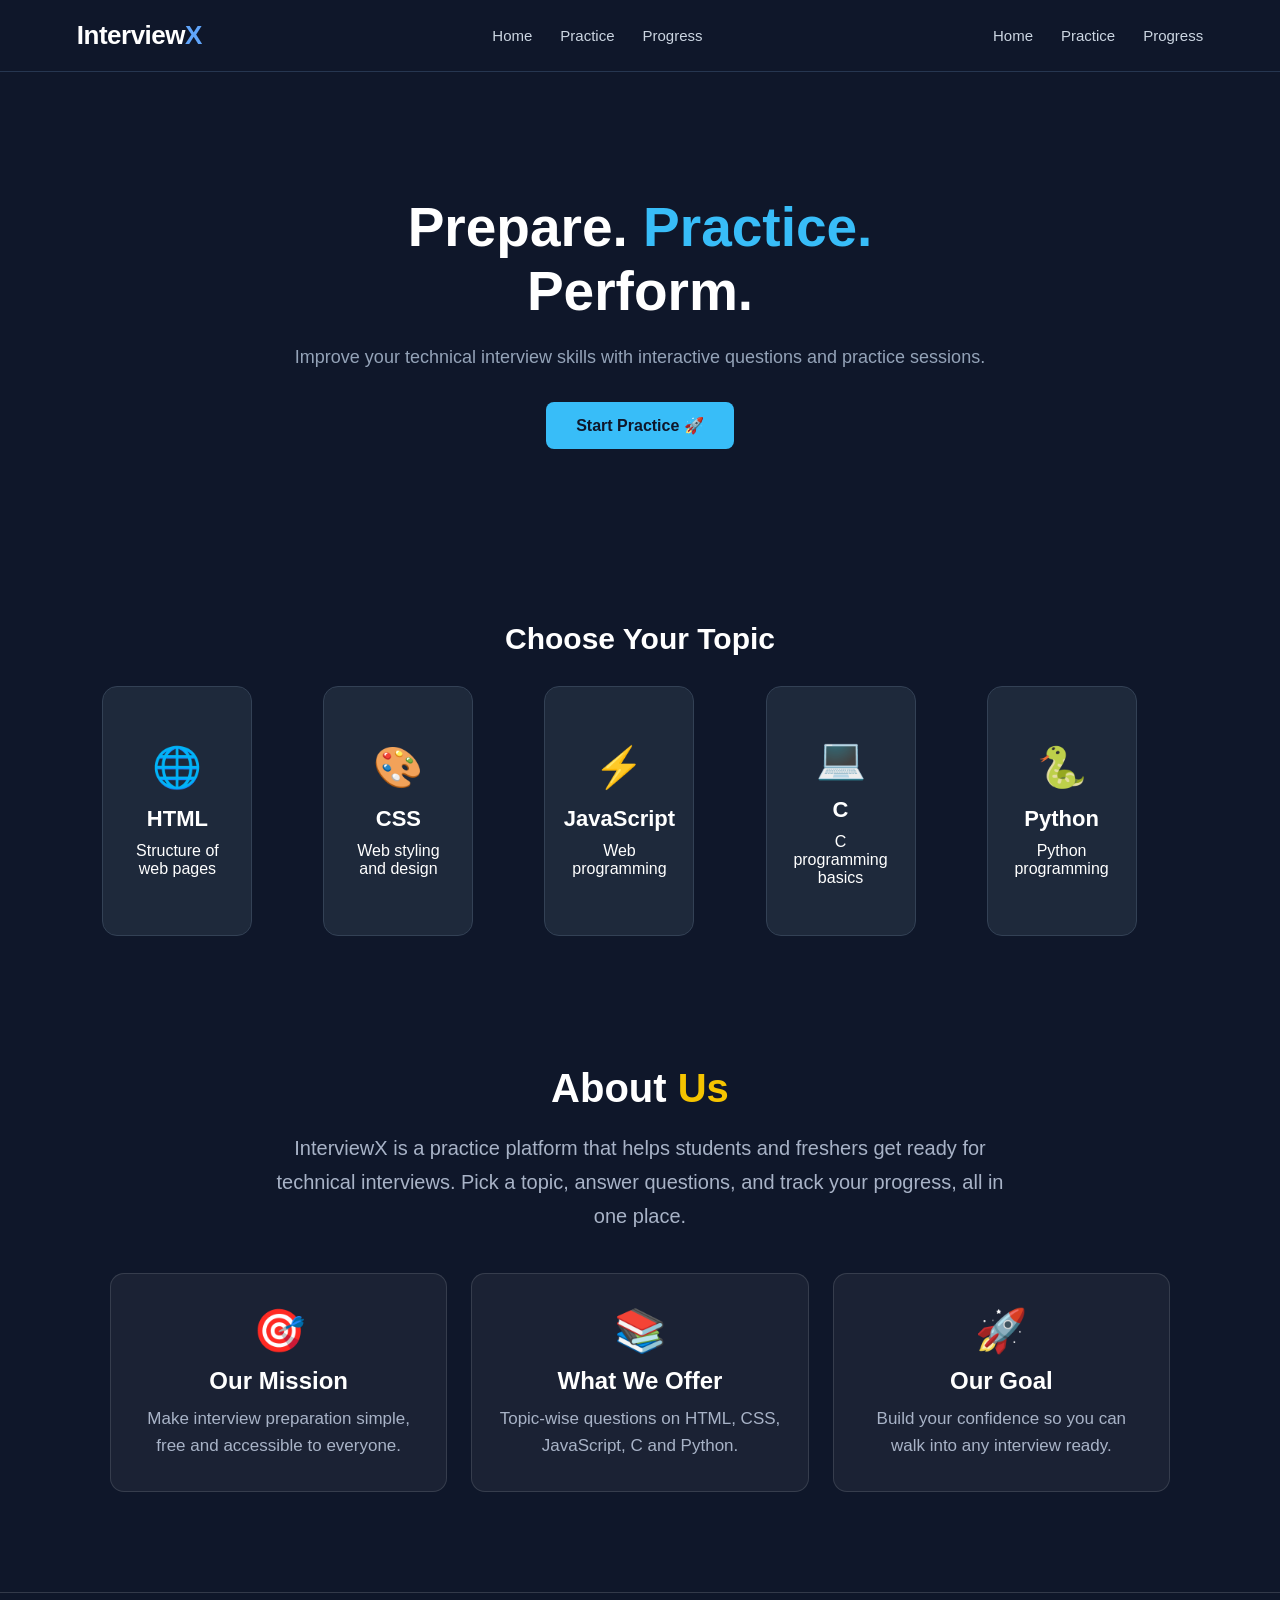
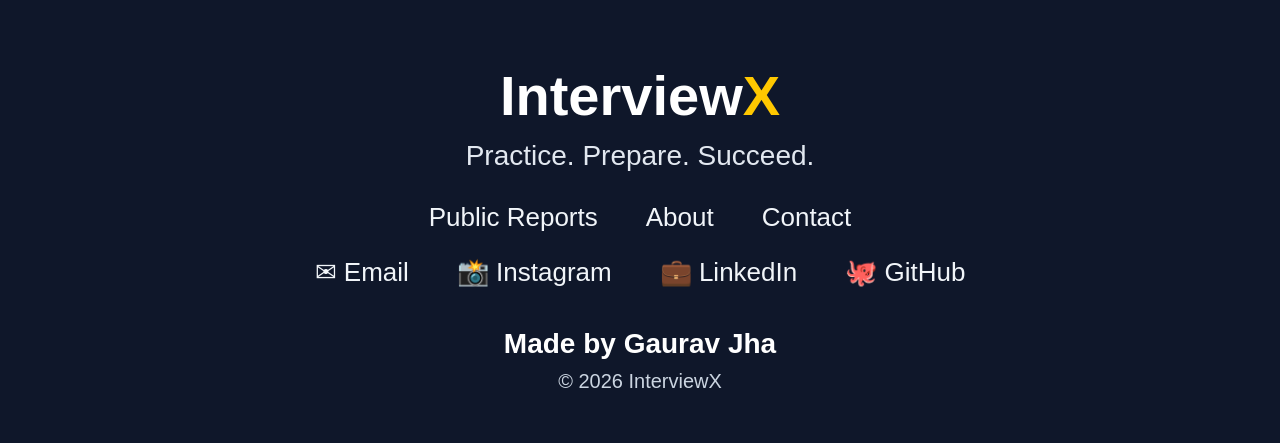
<file: index.html>
<!DOCTYPE html>
<html lang="en">
<head>
    <meta charset="UTF-8">
    <meta name="viewport" content="width=device-width, initial-scale=1.0">
    <title>InterviewX</title>

    <link rel="stylesheet" href="style.css">
</head>

<body>

    <nav class="navbar">
        <div class="logo">Interview<span>X</span></div>

        <div class="nav-links">
            <a href="#">Home</a>
            <a href="#">Practice</a>
            <a href="#">Progress</a>
        </div>
        
<div class="nav-links">
    <a href="index.html">Home</a>
    <a href="categories.html">Practice</a>
    <a href="progress.html">Progress</a>
</div>

    </nav>


    <main class="hero">

        <div class="hero-content">

            <h1>Prepare. <span>Practice.</span> Perform.</h1>

            <p>
                Improve your technical interview skills with
                interactive questions and practice sessions.
            </p>

            <button id="startBtn">Start Practice 🚀</button>

        </div>

    </main>


    <section class="categories">

    <h2>Choose Your Topic</h2>

    <div class="category-container">

        <div class="category-card"
                 data-category="HTML">

                <div class="category-icon">🌐</div>

                <h3>HTML</h3>

                <p>Structure of web pages</p>

            </div>


            <div class="category-card"
                 data-category="CSS">

                <div class="category-icon">🎨</div>

                <h3>CSS</h3>

                <p>Web styling and design</p>

            </div>


            <div class="category-card"
                 data-category="JavaScript">

                <div class="category-icon">⚡</div>

                <h3>JavaScript</h3>

                <p>Web programming</p>

            </div>


            <div class="category-card"
                 data-category="C">

                <div class="category-icon">💻</div>

                <h3>C</h3>

                <p>C programming basics</p>

            </div>


            <div class="category-card"
                 data-category="Python">

                <div class="category-icon">🐍</div>

                <h3>Python</h3>

                <p>Python programming</p>

            </div>

    </div>

</section>


    <script src="script.js"></script>
</section>

<section class="about" id="about">
    <h2>About <span>Us</span></h2>

    <p class="about-text">
        InterviewX is a practice platform that helps students and freshers
        get ready for technical interviews. Pick a topic, answer questions,
        and track your progress, all in one place.
    </p>

    <div class="about-cards">
        <div class="about-card">
            <div class="about-icon">🎯</div>
            <h3>Our Mission</h3>
            <p>Make interview preparation simple, free and accessible to everyone.</p>
        </div>

        <div class="about-card">
            <div class="about-icon">📚</div>
            <h3>What We Offer</h3>
            <p>Topic-wise questions on HTML, CSS, JavaScript, C and Python.</p>
        </div>

        <div class="about-card">
            <div class="about-icon">🚀</div>
            <h3>Our Goal</h3>
            <p>Build your confidence so you can walk into any interview ready.</p>
        </div>
    </div>
</section>

<footer class="footer">

    <div class="footer-brand">
        <h3>Interview<span>X</span></h3>
        <p>Practice. Prepare. Succeed.</p>
    </div>

    <div class="footer-links">
        <a href="#">Public Reports</a>
        <a href="#">About</a>
        <a href="#">Contact</a>
    </div>

    <div class="footer-social">
        <a href="mailto:gauravkrishnajha2007@gmail.com">✉ Email</a>
        <a href="#">📸 Instagram</a>
        <a href="#">💼 LinkedIn</a>
        <a href="#">🐙 GitHub</a>
    </div>

    <p class="footer-made">Made by Gaurav Jha</p>
    <p class="footer-copy">© 2026 InterviewX</p>

</footer>

<script src="script.js"></script>

</body>
</html>
</file>
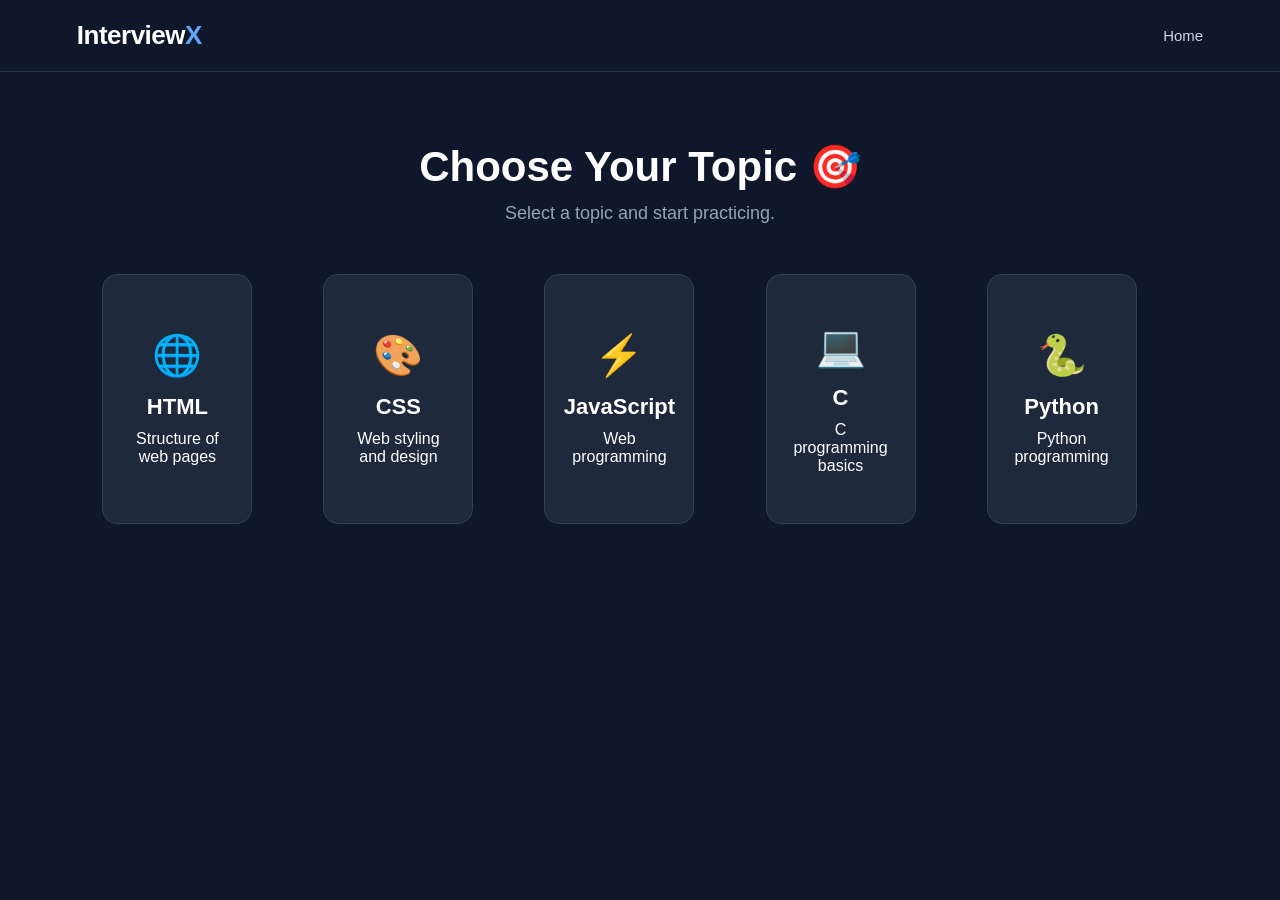
<file: categories.html>
<!DOCTYPE html>
<html lang="en">

<head>
    <meta charset="UTF-8">

    <meta name="viewport"
          content="width=device-width, initial-scale=1.0">

    <title>InterviewX - Choose Topic</title>

    <link rel="stylesheet" href="style.css">
</head>

<body>

    <nav class="navbar">

        <div class="logo">
            Interview<span>X</span>
        </div>

        <div class="nav-links">
            <a href="index.html">Home</a>
        </div>

    </nav>


    <main class="category-page">

        <div class="category-heading">

            <h1>Choose Your Topic 🎯</h1>

            <p>
                Select a topic and start practicing.
            </p>

        </div>


        <div class="category-container">

            <div class="category-card"
                 data-category="HTML">

                <div class="category-icon">🌐</div>

                <h3>HTML</h3>

                <p>Structure of web pages</p>

            </div>


            <div class="category-card"
                 data-category="CSS">

                <div class="category-icon">🎨</div>

                <h3>CSS</h3>

                <p>Web styling and design</p>

            </div>


            <div class="category-card"
                 data-category="JavaScript">

                <div class="category-icon">⚡</div>

                <h3>JavaScript</h3>

                <p>Web programming</p>

            </div>


            <div class="category-card"
                 data-category="C">

                <div class="category-icon">💻</div>

                <h3>C</h3>

                <p>C programming basics</p>

            </div>


            <div class="category-card"
                 data-category="Python">

                <div class="category-icon">🐍</div>

                <h3>Python</h3>

                <p>Python programming</p>

            </div>

        </div>

    </main>


    <script src="questions.js"></script>
    <script src="script.js"></script>

</body>

</html>
</file>
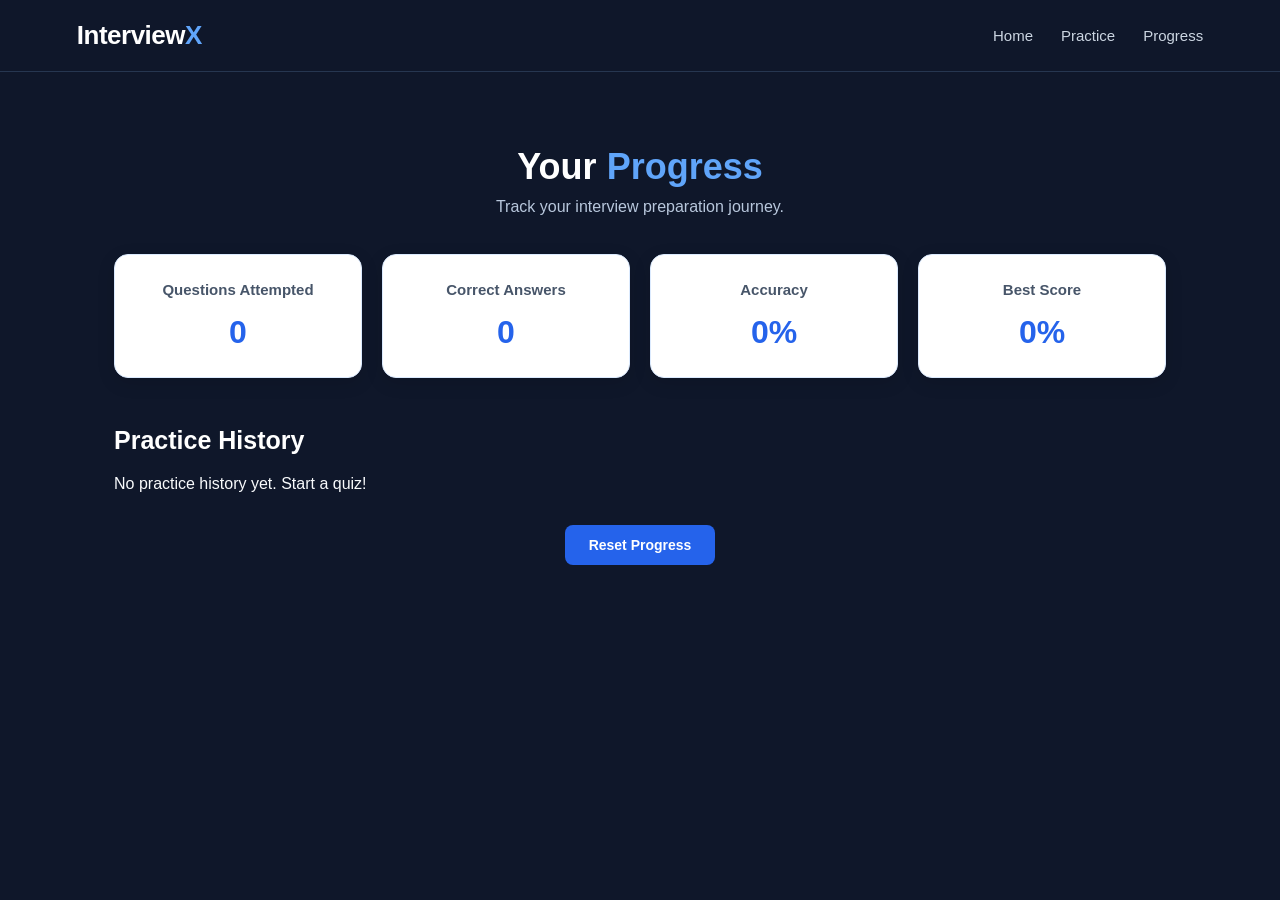
<file: progress.html>
<!DOCTYPE html>
<html lang="en">
<head>
    <meta charset="UTF-8">
    <meta name="viewport" content="width=device-width, initial-scale=1.0">
    <title>InterviewX | Progress</title>
    <link rel="stylesheet" href="style.css">
</head>
<body>

    <nav class="navbar">
        <div class="logo">Interview<span>X</span></div>
        <div class="nav-links">
            <a href="index.html">Home</a>
            <a href="categories.html">Practice</a>
            <a href="progress.html">Progress</a>
        </div>
    </nav>

    <main class="progress-page">
        <h1>Your <span>Progress</span></h1>
        <p>Track your interview preparation journey.</p>

        <div class="progress-cards">
            <div class="progress-card">
                <h3>Questions Attempted</h3>
                <p id="attempted">0</p>
            </div>

            <div class="progress-card">
                <h3>Correct Answers</h3>
                <p id="correct">0</p>
            </div>

            <div class="progress-card">
                <h3>Accuracy</h3>
                <p id="accuracy">0%</p>
            </div>

            <div class="progress-card">
                <h3>Best Score</h3>
                <p id="bestScore">0%</p>
            </div>
        </div>

        <section class="history-section">
            <h2>Practice History</h2>
            <div id="history">
                <p>No practice history yet. Start a quiz!</p>
            </div>
        </section>

        <button id="resetProgress">Reset Progress</button>
    </main>

    <script src="progress.js"></script>
</body>
</html>
</file>
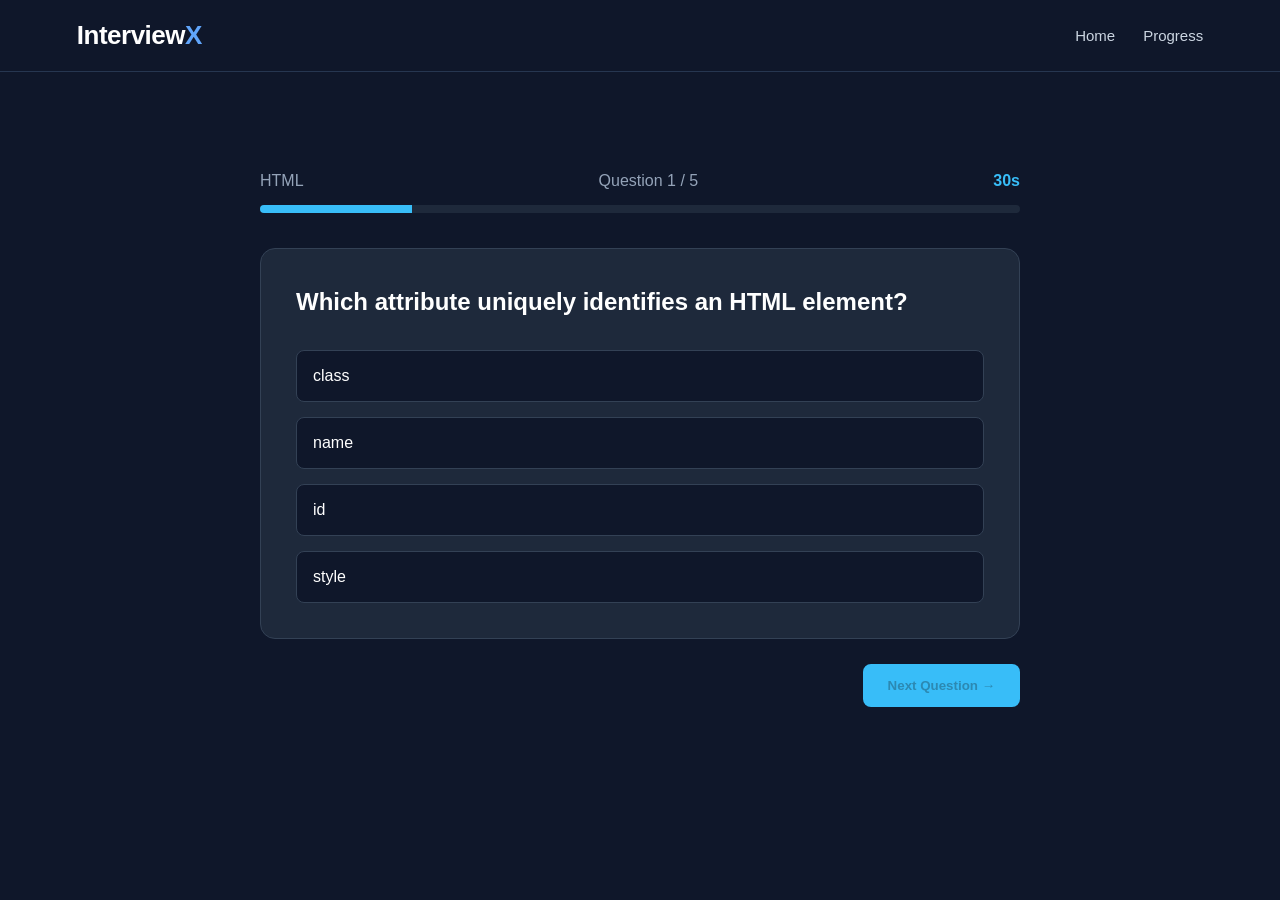
<file: quiz.html>
<!DOCTYPE html>
<html lang="en">
<head>
    <meta charset="UTF-8">
    <meta name="viewport" content="width=device-width, initial-scale=1.0">

    <title>InterviewX - Practice</title>

    <link rel="stylesheet" href="style.css">
</head>

<body>

    <nav class="navbar">
        <div class="logo">Interview<span>X</span></div>

        <div class="nav-links">
            <a href="index.html">Home</a>
            <a href="#">Progress</a>
        </div>
    </nav>


    <main class="quiz-container">

        <div class="quiz-header">

            <span id="categoryName">HTML</span>

            <span id="questionNumber">
                Question 1 / 5
            </span>

            <span id="timer">30s</span>

        </div>


        <div class="progress-bar">
            <div id="progress"></div>
        </div>


        <div class="question-box">

            <h2 id="question">
                What does HTML stand for?
            </h2>

            <div id="options">

                <button class="option">Hyper Text Markup Language</button>

                <button class="option">High Text Machine Language</button>

                <button class="option">Hyperlinks Text Mark Language</button>

                <button class="option">Home Tool Markup Language</button>

            </div>

        </div>


        <button id="nextBtn">Next Question →</button>

    </main>


    <script src="questions.js"></script>
    <script src="script.js"></script>

</body>
</html>
</file>
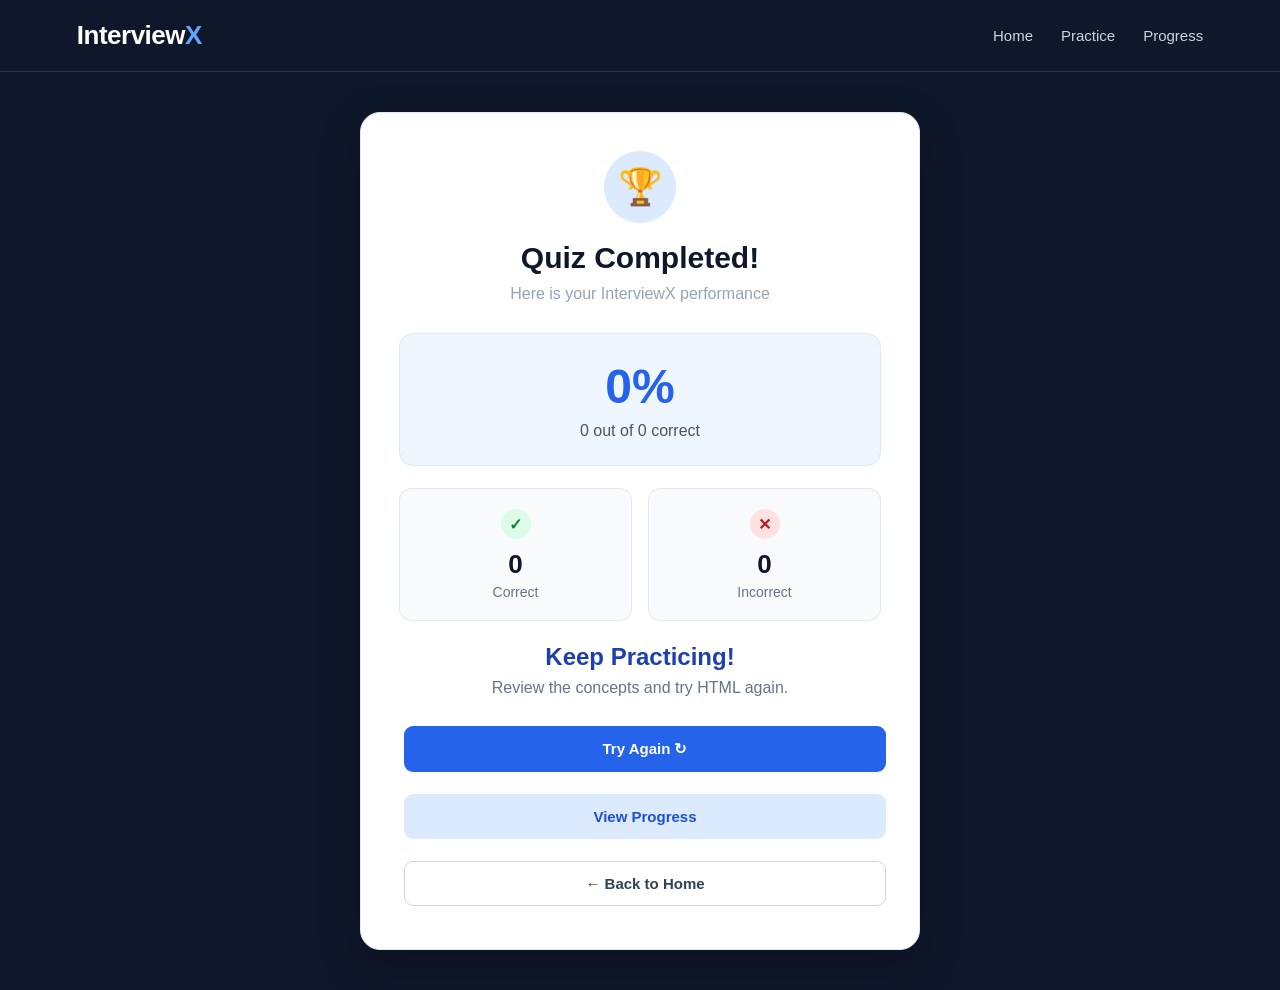
<file: result.html>
<!DOCTYPE html>
<html lang="en">
<head>
    <meta charset="UTF-8">
    <meta name="viewport" content="width=device-width, initial-scale=1.0">
    <title>InterviewX - Results</title>
    <link rel="stylesheet" href="style.css">
</head>
<body>

    <nav class="navbar">
        <div class="logo">Interview<span>X</span></div>
        <div class="nav-links">
            <a href="index.html">Home</a>
            <a href="categories.html">Practice</a>
            <a href="progress.html">Progress</a>
        </div>
    </nav>

    <main class="result-container">
        <div class="result-card">
            <div class="result-icon">🏆</div>

            <h1>Quiz Completed!</h1>
            <p class="result-subtitle">Here is your InterviewX performance</p>

            <div class="result-score">
                <span id="percentage">0%</span>
                <p><span id="score">0</span> out of <span id="total">0</span> correct</p>
            </div>

            <div class="result-stats">
                <div class="result-stat">
                    <span class="correct-icon">✓</span>
                    <h3 id="correct">0</h3>
                    <p>Correct</p>
                </div>

                <div class="result-stat">
                    <span class="incorrect-icon">✕</span>
                    <h3 id="incorrect">0</h3>
                    <p>Incorrect</p>
                </div>
            </div>

            <h2 id="message">Keep Practicing!</h2>
            <p id="feedback">Every question helps you improve.</p>

            <div class="result-actions">
                <button id="tryAgainBtn">Try Again ↻</button>
                <button class="progress-btn" onclick="window.location.href='progress.html'">View Progress</button>
                <button class="home-btn" onclick="window.location.href='index.html'">← Back to Home</button>
            </div>
        </div>
    </main>

    <script>
        const score = Number(localStorage.getItem("interviewXScore")) || 0;
        const total = Number(localStorage.getItem("interviewXTotal")) || 0;
        const category = localStorage.getItem("interviewXCategory") || "HTML";
        const percentage = total > 0 ? Math.round((score / total) * 100) : 0;
        const incorrect = total - score;

        document.getElementById("score").textContent = score;
        document.getElementById("total").textContent = total;
        document.getElementById("percentage").textContent = percentage + "%";
        document.getElementById("correct").textContent = score;
        document.getElementById("incorrect").textContent = incorrect;

        if (percentage >= 80) {
            document.getElementById("message").textContent = "Excellent Work!";
            document.getElementById("feedback").textContent = "Outstanding! You are mastering " + category + ".";
        } else if (percentage >= 50) {
            document.getElementById("message").textContent = "Good Job!";
            document.getElementById("feedback").textContent = "Good progress! Keep practicing " + category + ".";
        } else {
            document.getElementById("message").textContent = "Keep Practicing!";
            document.getElementById("feedback").textContent = "Review the concepts and try " + category + " again.";
        }

        document.getElementById("tryAgainBtn").addEventListener("click", function () {
            localStorage.setItem("selectedCategory", category);
            window.location.href = "quiz.html";
        });
    </script>

</body>
</html>
</file>
<file: style.css>
* {
    margin: 0;
    padding: 0;
    box-sizing: border-box;
}

body {
    font-family: Arial, sans-serif;
    background: #0f172a;
    color: white;
}

/* Navbar */

.navbar {
    height: 70px;
    display: flex;
    justify-content: space-between;
    align-items: center;
    padding: 0 8%;
    border-bottom: 1px solid #263248;
}

.logo {
    font-size: 26px;
    font-weight: bold;
}

.logo span {
    color: #38bdf8;
}

.nav-links {
    display: flex;
    gap: 30px;
}

.nav-links a {
    color: #cbd5e1;
    text-decoration: none;
}

.nav-links a:hover {
    color: #38bdf8;
}


/* Hero */

.hero {
    min-height: 500px;
    display: flex;
    justify-content: center;
    align-items: center;
    text-align: center;
    padding: 40px 20px;
}

.hero-content {
    max-width: 700px;
}

.hero h1 {
    font-size: 55px;
    margin-bottom: 20px;
}

.hero h1 span {
    color: #38bdf8;
}

.hero p {
    color: #94a3b8;
    font-size: 18px;
    line-height: 1.6;
    margin-bottom: 30px;
}

#startBtn {
    padding: 14px 30px;
    border: none;
    border-radius: 8px;
    background: #38bdf8;
    color: #0f172a;
    font-size: 16px;
    font-weight: bold;
    cursor: pointer;
}

#startBtn:hover {
    background: #7dd3fc;
    transform: translateY(-2px);
}


/* Categories */

.categories {
    text-align: center;
    padding: 50px 8%;
}

.categories h2 {
    font-size: 30px;
    margin-bottom: 30px;
}

.category-container {
    display: flex;
    justify-content: center;
    gap: 20px;
    flex-wrap: wrap;
}

.category-card {
    width: 150px;
    padding: 25px;
    background: #1e293b;
    border: 1px solid #334155;
    border-radius: 10px;
    cursor: pointer;
    transition: 0.3s;
}

.category-card:hover {
    transform: translateY(-5px);
    border-color: #38bdf8;
    color: #38bdf8;
}

/* Quiz */

.quiz-container {
    max-width: 800px;
    margin: 80px auto;
    padding: 20px;
}

.quiz-header {
    display: flex;
    justify-content: space-between;
    margin-bottom: 15px;
    color: #94a3b8;
}

#timer {
    color: #38bdf8;
    font-weight: bold;
}

.progress-bar {
    width: 100%;
    height: 8px;
    background: #1e293b;
    border-radius: 10px;
    overflow: hidden;
    margin-bottom: 35px;
}

#progress {
    width: 20%;
    height: 100%;
    background: #38bdf8;
    transition: 0.3s;
}

.question-box {
    background: #1e293b;
    border: 1px solid #334155;
    padding: 35px;
    border-radius: 15px;
}

.question-box h2 {
    margin-bottom: 30px;
    line-height: 1.5;
}

#options {
    display: flex;
    flex-direction: column;
    gap: 15px;
}

.option {
    padding: 16px;
    text-align: left;
    background: #0f172a;
    color: white;
    border: 1px solid #334155;
    border-radius: 8px;
    cursor: pointer;
    font-size: 16px;
}

.option:hover {
    border-color: #38bdf8;
}

.option.selected {
    border-color: #38bdf8;
    background: #164e63;
}

#nextBtn {
    margin-top: 25px;
    padding: 14px 25px;
    background: #38bdf8;
    border: none;
    border-radius: 8px;
    font-weight: bold;
    cursor: pointer;
    float: right;
}

/* Result Page */

.result-container {
    min-height: 80vh;

    display: flex;

    justify-content: center;

    align-items: center;

    text-align: center;
}


.result-card {
    background: #1e293b;

    border: 1px solid #334155;

    padding: 50px;

    border-radius: 20px;

    width: 450px;

    max-width: 90%;
}


.result-card h1 {
    margin-bottom: 10px;
}


.result-card p {
    color: #94a3b8;

    margin-bottom: 30px;
}


.score {
    font-size: 55px;

    font-weight: bold;

    color: #38bdf8;

    margin-bottom: 20px;
}


.result-card h2 {
    margin-bottom: 30px;
}


.result-card button {
    padding: 13px 25px;

    border: none;

    border-radius: 8px;

    background: #38bdf8;

    color: #0f172a;

    font-weight: bold;

    cursor: pointer;

    margin: 5px;
}


.result-card .home-btn {
    background: #334155;

    color: white;
}


/* Category Page */

.category-page {
    min-height: 80vh;

    padding: 70px 8%;

    text-align: center;
}

.category-heading {
    margin-bottom: 50px;
}

.category-heading h1 {
    font-size: 42px;

    margin-bottom: 12px;
}

.category-heading p {
    color: #94a3b8;

    font-size: 18px;
}

.category-container {
    max-width: 1100px;
    margin: auto;

    display: grid;
    grid-template-columns: repeat(5, 1fr);

    gap: 30px;
}


.category-card {
    background: #1e293b;

    border: 1px solid #334155;

    border-radius: 15px;

    padding: 30px 20px;

    cursor: pointer;

    transition: 0.3s;
}


.category-card:hover {
    transform: translateY(-7px);

    border-color: #38bdf8;

    box-shadow:
        0 10px 30px rgba(56, 189, 248, 0.12);
}


.category-icon {
    font-size: 40px;

    margin-bottom: 15px;
}


.category-card h3 {
    font-size: 22px;

    margin-bottom: 10px;
}


.category-card {
    background: #1e293b;
    border: 1px solid #334155;
    border-radius: 15px;

    min-height: 250px;

    padding: 30px 20px;

    display: flex;
    flex-direction: column;
    justify-content: center;
    align-items: center;

    cursor: pointer;
    transition: 0.3s;
}

@media (max-width: 900px) {

    .category-container {
        grid-template-columns: repeat(2, 1fr);
    }

}

@media (max-width: 500px) {

    .category-container {
        grid-template-columns: 1fr;
    }

}

.footer {
    margin-top: 100px;
    padding: 70px 20px 50px;
    text-align: center;
    border-top: 1px solid rgba(255, 255, 255, 0.15);
}

.footer-brand h3 {
    font-size: 56px;
    margin-bottom: 12px;
    color: #fff;
}

.footer-brand h3 span {
    color: #f5c400;
}

.footer-brand p {
    margin: 0 0 30px;
    color: #a8b3c7;
    font-size: 28px;
}

.footer-links,
.footer-social {
    display: flex;
    justify-content: center;
    flex-wrap: wrap;
    gap: 16px 48px;
    margin: 24px 0;
}

.footer a {
    text-decoration: none;
    color: #a8b3c7;
    font-size: 26px;
    transition: color 0.2s ease;
}

.footer a:hover {
    color: #f5c400;
}

.footer-made {
    margin-top: 40px;
    font-size: 28px;
    font-weight: 600;
    color: #fff;
}

.footer-copy {
    font-size: 20px;
    color: #7b879c;
    margin-top: 10px;
}

/* keep it comfortable on phones */
@media (max-width: 600px) {
    .footer-brand h3 { font-size: 40px; }
    .footer-brand p { font-size: 20px; }
    .footer a { font-size: 20px; }
    .footer-made { font-size: 22px; }
    .footer-copy { font-size: 16px; }
}

.footer-brand h3 {
    color: #ffffff;
}

.footer-brand h3 span {
    color: #ffc800;         
}

.footer-brand p {
    color: #e2e8f0;          
}
.footer a {
    color: #f1f5f9;         
}
.footer a:hover {
    color: #ffc800;        
}

.footer-made {
    color: #ffffff;
}

.footer-copy {
    color: #cbd5e1;         
}


html {
    scroll-behavior: smooth;
}

.about {
    max-width: 1100px;
    margin: 80px auto 0;
    padding: 0 20px;
    text-align: center;
}

.about h2 {
    font-size: 40px;
    color: #fff;
    margin-bottom: 20px;
}

.about h2 span {
    color: #f5c400;
}

.about-text {
    font-size: 20px;
    line-height: 1.7;
    color: #a8b3c7;
    max-width: 760px;
    margin: 0 auto 40px;
}

.about-cards {
    display: grid;
    grid-template-columns: repeat(auto-fit, minmax(260px, 1fr));
    gap: 24px;
}

.about-card {
    background: rgba(255, 255, 255, 0.05);
    border: 1px solid rgba(255, 255, 255, 0.12);
    border-radius: 14px;
    padding: 32px 24px;
    transition: transform 0.2s ease, border-color 0.2s ease;
}

.about-card:hover {
    transform: translateY(-5px);
    border-color: #f5c400;
}

.about-icon {
    font-size: 42px;
    margin-bottom: 12px;
}

.about-card h3 {
    font-size: 24px;
    color: #fff;
    margin-bottom: 10px;
}

.about-card p {
    font-size: 17px;
    line-height: 1.6;
    color: #a8b3c7;
}



.progress-page {
    max-width: 1100px;
    margin: 60px auto;
    padding: 20px;
    text-align: center;
}

.progress-page h1 {
    font-size: 38px;
    margin-bottom: 10px;
}

.progress-page h1 span {
    color: #f5c400;
}

.progress-page > p {
    color: #888;
    margin-bottom: 35px;
}

.progress-cards {
    display: grid;
    grid-template-columns: repeat(4, 1fr);
    gap: 20px;
}

.progress-card {
    padding: 25px 15px;
    border: 1px solid #ddd;
    border-radius: 14px;
    background: #fff;
}

.progress-card h3 {
    font-size: 15px;
    color: #666;
}

.progress-card p {
    font-size: 32px;
    font-weight: bold;
    margin: 15px 0 0;
    color: #eab308;
}

.history-section {
    margin-top: 45px;
    text-align: left;
}

.history-section h2 {
    margin-bottom: 20px;
}

.history-item {
    display: flex;
    justify-content: space-between;
    gap: 15px;
    padding: 18px;
    margin-bottom: 12px;
    border: 1px solid #ddd;
    border-radius: 10px;
}

#resetProgress {
    margin-top: 30px;
    padding: 12px 22px;
    background: #dc2626;
    color: white;
    border: none;
    border-radius: 8px;
    cursor: pointer;
}

@media (max-width: 700px) {
    .progress-cards {
        grid-template-columns: repeat(2, 1fr);
    }

    .progress-page h1 {
        font-size: 30px;
    }
}

@media (max-width: 400px) {
    .progress-cards {
        grid-template-columns: 1fr;
    }
}


.progress-page {
    max-width: 1100px;
    margin: 50px auto;
    padding: 24px;
    color: #f8fafc;
}

.progress-page h1 {
    font-size: 36px;
    text-align: center;
    margin-bottom: 10px;
    color: #ffffff;
}

.progress-page h1 span {
    color: #60a5fa;
}

.progress-page > p {
    text-align: center;
    color: #b8c7dc;
    margin-bottom: 38px;
}

.progress-cards {
    display: grid;
    grid-template-columns: repeat(4, minmax(0, 1fr));
    gap: 20px;
}

.progress-card {
    padding: 26px 18px;
    background: #ffffff;
    border: 1px solid #dbeafe;
    border-radius: 14px;
    text-align: center;
    box-shadow: 0 5px 18px rgba(0, 0, 0, 0.12);
    transition: transform 0.2s ease, box-shadow 0.2s ease;
}

.progress-card:hover {
    transform: translateY(-4px);
    box-shadow: 0 10px 25px rgba(37, 99, 235, 0.15);
}

.progress-card h3 {
    font-size: 15px;
    font-weight: 600;
    color: #475569;
    margin: 0;
}

.progress-card p {
    font-size: 32px;
    font-weight: 700;
    color: #2563eb;
    margin: 16px 0 0;
}

.history-section {
    margin-top: 48px;
}

.history-section h2 {
    color: #ffffff;
    font-size: 25px;
    margin-bottom: 20px;
}

#history {
    display: flex;
    flex-direction: column;
    gap: 12px;
}

#history > p {
    color: #cbd5e1;
}

.history-item {
    display: grid;
    grid-template-columns: 1fr 1fr auto;
    align-items: center;
    gap: 20px;
    padding: 20px 22px;
    background: #17243d;
    border: 1px solid #334766;
    border-radius: 12px;
    color: #f8fafc;
    transition: background 0.2s ease;
}

.history-item:hover {
    background: #1e3150;
}

.history-item strong {
    color: #93c5fd;
}

.history-item span {
    text-align: center;
    color: #ffffff;
}

.history-item small {
    color: #b8c7dc;
    text-align: right;
}

#resetProgress {
    display: block;
    margin: 32px auto 0;
    padding: 12px 24px;
    background: #2563eb;
    color: #ffffff;
    font-size: 14px;
    font-weight: 600;
    border: none;
    border-radius: 8px;
    cursor: pointer;
    transition: background 0.2s ease;
}

#resetProgress:hover {
    background: #1d4ed8;
}

@media (max-width: 800px) {
    .progress-cards {
        grid-template-columns: repeat(2, minmax(0, 1fr));
    }

    .history-item {
        grid-template-columns: 1fr 1fr;
        gap: 12px;
    }

    .history-item small {
        grid-column: 1 / -1;
        text-align: left;
    }
}

@media (max-width: 480px) {
    .progress-page {
        margin: 25px auto;
        padding: 16px;
    }

    .progress-page h1 {
        font-size: 29px;
    }

    .progress-cards {
        gap: 12px;
    }

    .progress-card {
        padding: 22px 10px;
    }

    .progress-card h3 {
        font-size: 13px;
    }

    .progress-card p {
        font-size: 27px;
    }

    .history-item {
        grid-template-columns: 1fr;
        padding: 16px;
    }

    .history-item span,
    .history-item small {
        text-align: left;
    }

    .history-item small {
        grid-column: auto;
    }
}


.result-container {
    min-height: 75vh;
    display: flex;
    align-items: center;
    justify-content: center;
    padding: 40px 20px;
}

.result-card {
    width: 100%;
    max-width: 560px;
    padding: 38px;
    background: #ffffff;
    border: 1px solid #dbeafe;
    border-radius: 20px;
    text-align: center;
    box-shadow: 0 15px 45px rgba(0, 0, 0, 0.2);
}

.result-icon {
    width: 72px;
    height: 72px;
    display: flex;
    align-items: center;
    justify-content: center;
    margin: 0 auto 18px;
    background: #dbeafe;
    border-radius: 50%;
    font-size: 36px;
}

.result-card h1 {
    color: #0f172a;
    font-size: 30px;
    margin: 0 0 10px;
}

.result-subtitle {
    color: #64748b;
    margin-bottom: 28px;
}

.result-score {
    padding: 25px;
    background: #eff6ff;
    border: 1px solid #dbeafe;
    border-radius: 14px;
}

.result-score > span {
    display: block;
    color: #2563eb;
    font-size: 48px;
    font-weight: 800;
}

.result-score p {
    color: #475569;
    margin: 8px 0 0;
}

.result-stats {
    display: grid;
    grid-template-columns: repeat(2, 1fr);
    gap: 16px;
    margin: 22px 0;
}

.result-stat {
    padding: 20px;
    background: #f8fafc;
    border: 1px solid #e2e8f0;
    border-radius: 12px;
}

.result-stat h3 {
    font-size: 26px;
    margin: 10px 0 4px;
    color: #0f172a;
}

.result-stat p {
    margin: 0;
    color: #64748b;
    font-size: 14px;
}

.correct-icon,
.incorrect-icon {
    display: inline-flex;
    align-items: center;
    justify-content: center;
    width: 30px;
    height: 30px;
    border-radius: 50%;
    font-weight: bold;
}

.correct-icon {
    color: #15803d;
    background: #dcfce7;
}

.incorrect-icon {
    color: #b91c1c;
    background: #fee2e2;
}

.result-card h2 {
    color: #1e40af;
    margin-bottom: 8px;
}

#feedback {
    color: #64748b;
    margin-bottom: 24px;
}

.result-actions {
    display: flex;
    flex-direction: column;
    gap: 12px;
}

.result-actions button {
    width: 100%;
    padding: 13px 18px;
    border: 1px solid transparent;
    border-radius: 9px;
    font-size: 15px;
    font-weight: 600;
    cursor: pointer;
    transition: background 0.2s ease;
}

.result-actions button:first-child {
    background: #2563eb;
    color: #ffffff;
}

.result-actions button:first-child:hover {
    background: #1d4ed8;
}

.result-actions .progress-btn {
    background: #dbeafe;
    color: #1d4ed8;
}

.result-actions .progress-btn:hover {
    background: #bfdbfe;
}

.result-actions .home-btn {
    background: #ffffff;
    color: #334155;
    border-color: #cbd5e1;
}

.result-actions .home-btn:hover {
    background: #f1f5f9;
}

@media (max-width: 480px) {
    .result-container {
        padding: 24px 14px;
    }

    .result-card {
        padding: 25px 18px;
    }

    .result-card h1 {
        font-size: 25px;
    }

    .result-score > span {
        font-size: 40px;
    }
}


.navbar {
    width: 100%;
    min-height: 72px;
    padding: 16px 6%;
    display: flex;
    align-items: center;
    justify-content: space-between;
    gap: 20px;
    background: #0f172a;
    border-bottom: 1px solid #263650;
    box-sizing: border-box;
}

.logo {
    color: #ffffff;
    font-size: 26px;
    font-weight: 800;
    letter-spacing: -0.5px;
}

.logo span {
    color: #60a5fa;
}

.nav-links {
    display: flex;
    align-items: center;
    gap: 28px;
}

.nav-links a {
    color: #cbd5e1;
    text-decoration: none;
    font-size: 15px;
    font-weight: 500;
    transition: color 0.2s ease;
}

.nav-links a:hover,
.nav-links a.active {
    color: #60a5fa;
}

@media (max-width: 480px) {
    .navbar {
        padding: 16px;
        flex-wrap: wrap;
    }

    .logo {
        font-size: 23px;
    }

    .nav-links {
        gap: 16px;
    }

    .nav-links a {
        font-size: 13px;
    }
}
</file>
